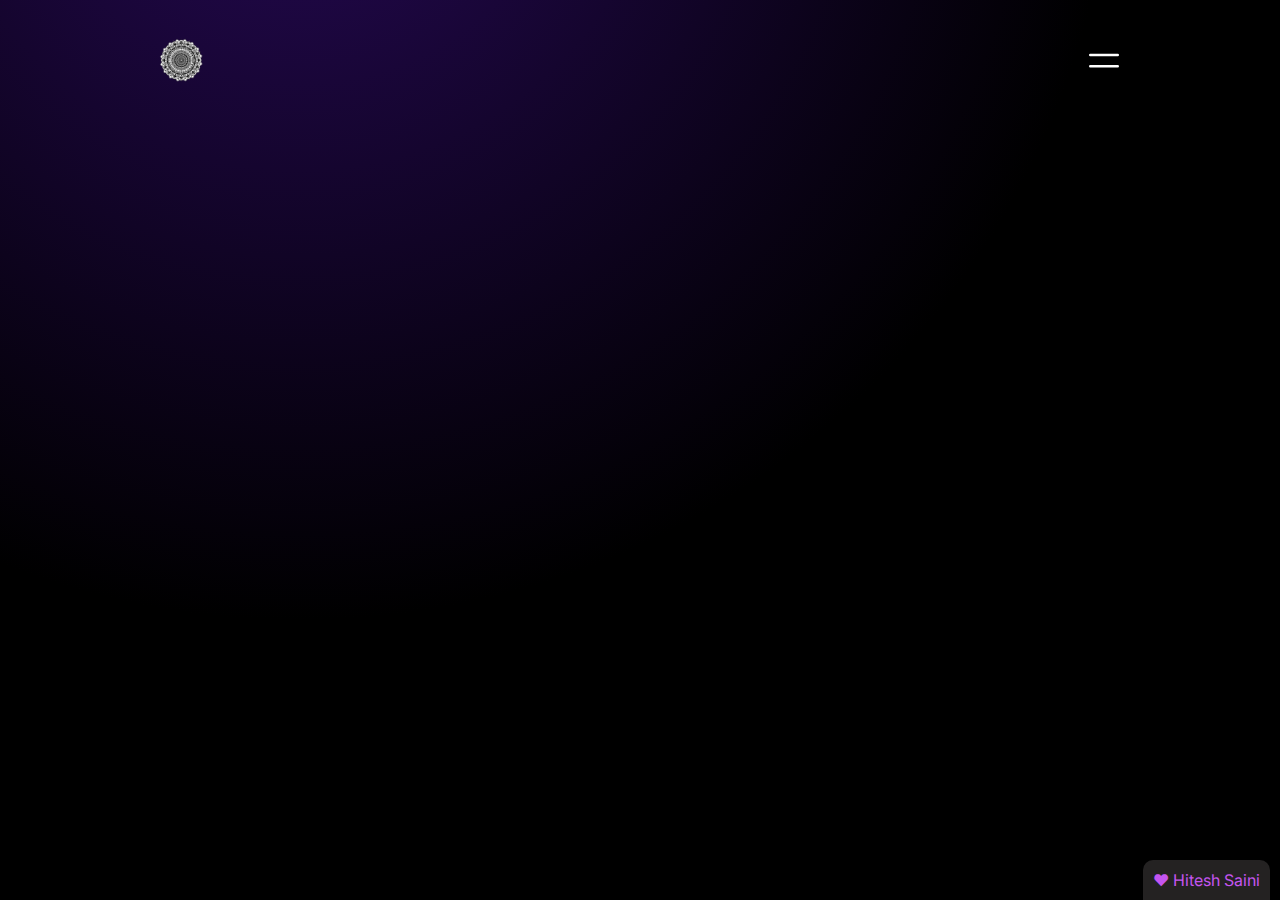
<file: index.html>
<!DOCTYPE html>
<html lang="en">
  <head>
    <meta charset="UTF-8" />
    <meta name="viewport" content="width=device-width, initial-scale=1.0" />
    <title>HiteshFolio</title>
    <link rel="stylesheet" href="style.css" />
    <!-- <link rel="stylesheet" href="all.css"> -->
    <link rel="shortcut icon" href="./images/logo.png" type="image/x-icon">
  </head>
  <body>
    <div class="hero-container" id="home">
      <div class="menu-container">
        <div class="close-icon">
          <svg
            xmlns="http://www.w3.org/2000/svg"
            fill="none"
            viewBox="0 0 24 24"
            stroke-width="1.5"
            stroke="currentColor"
            class="w-6 h-6"
          >
            <path
              stroke-linecap="round"
              stroke-linejoin="round"
              d="M6 18L18 6M6 6l12 12"
            />
          </svg>
        </div>
        <a href="./about.html" >About</a>
        <a href="./skills.html">Skills</a>
        <a href="./projects.html" >Projects</a>
        <a href="./contacts.html">Contacts</a>
      </div>
      <nav>
        <a href="./index.html"><img width="50px" src="./images/logo.png" alt=""></a>
        <div class="menu-icon">
          <svg
            xmlns="http://www.w3.org/2000/svg"
            fill="none"
            viewBox="0 0 24 24"
            stroke-width="1.5"
            stroke="currentColor"
            class="w-6 h-6"
          >
            <path
              stroke-linecap="round"
              stroke-linejoin="round"
              d="M3.75 9h16.5m-16.5 6.75h16.5"
            />
          </svg>
        </div>
      </nav>

      <div class="hero">
        <div class="content">
          <h2 >Coder</h2>
          <img src="images/img1.png" alt="" />
          <h2>Hitesh</h2>
          
        </div>
       
      </div>
    </div>
    <p style="position: fixed; bottom: 0; right: 10px; border-radius:10px 10px 0px 0px; color: #fff; padding: 10px; background: #242222; "><a href="https://linktr.ee/hitesh9694saini" target="_blank" style="text-decoration: none; color: #c455f0;">&hearts; Hitesh Saini</a></p>
    <script src="./main.js"></script>
  </body>
</html>
</file>
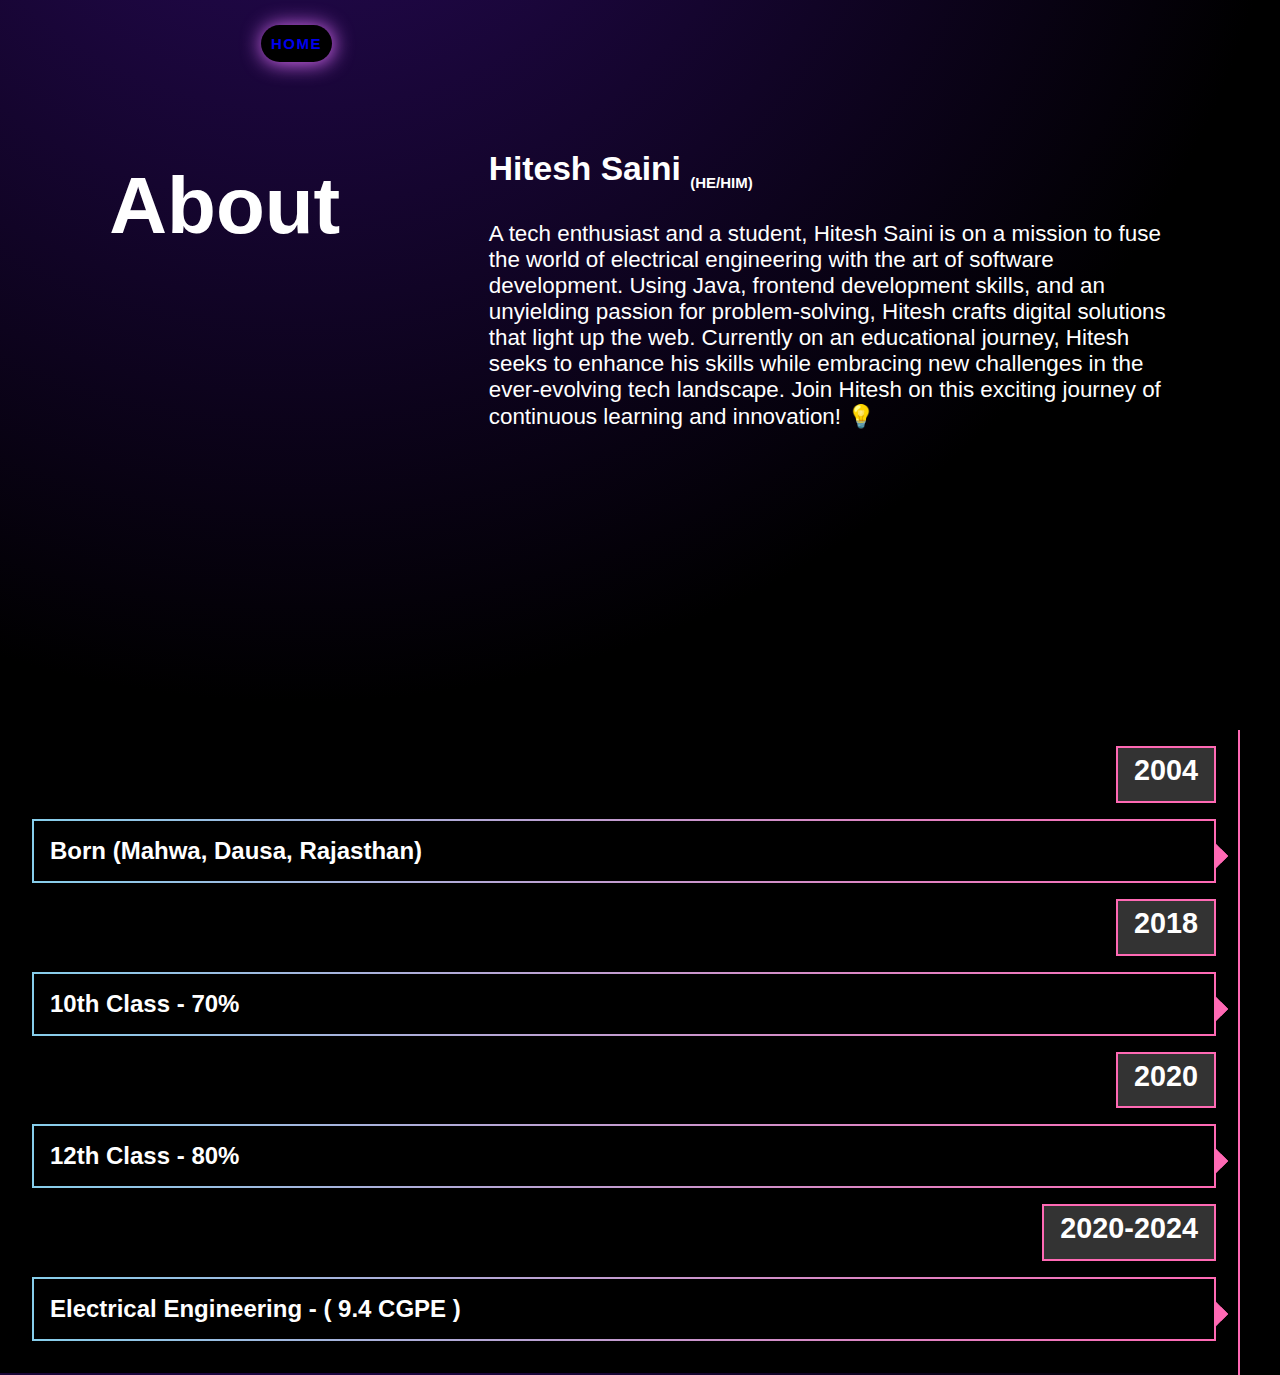
<file: about.html>
<!DOCTYPE html>
<html lang="en">

<head>
    <meta charset="UTF-8">
    <meta name="viewport" content="width=device-width, initial-scale=1.0">
    <title>About Me</title>
    <link rel="shortcut icon" href="./images/logo.png" type="image/x-icon">
    <!-- <link rel="stylesheet" href="style.css"> -->
    <link rel="stylesheet" href="timeline.css">
    <!-- <link rel="stylesheet" href="btn.css"> -->
    <link rel="stylesheet" href="all.css">
    <link rel="stylesheet" href="button.css">
    <link rel="stylesheet" href="https://cdnjs.cloudflare.com/ajax/libs/font-awesome/6.4.2/css/all.min.css"
        integrity="sha512-z3gLpd7yknf1YoNbCzqRKc4qyor8gaKU1qmn+CShxbuBusANI9QpRohGBreCFkKxLhei6S9CQXFEbbKuqLg0DA=="
        crossorigin="anonymous" referrerpolicy="no-referrer" />
</head>

<body>
    <div class="about-container">
        <div class="btn"
            style=" font-size: 15px; background: #000; padding: 10px; position: absolute; top: 20px; left: 20%; "><a
                href="./index.html">Home</a></div>

       <div class="about-me">
        <div class="left">
            About
          </div>
          <div class="right">
  
            <h2>
              Hitesh Saini <sub style="font-size: 15px;">(HE/HIM)</sub>
            </h2>
            <p>A tech enthusiast and a student, Hitesh Saini is on a mission to fuse the world of electrical engineering with the art of software development. 
            Using Java, frontend development skills, and an unyielding passion for problem-solving, Hitesh crafts digital solutions that light up the web. 
            Currently on an educational journey, Hitesh seeks to enhance his skills while embracing new challenges in the ever-evolving tech landscape. 
            Join Hitesh on this exciting journey of continuous learning and innovation! 💡</p>
  
             
          </div>

       </div>


    </div>
    <div class="timeline">

        <h2 class="timeline__item timeline__item--year">2004</h2>

        <div class="timeline__item">
            <h3 class="timeline__title">Born (Mahwa, Dausa, Rajasthan)</h3>
        </div>

        <h2 class="timeline__item timeline__item--year">2018</h2>

        <div class="timeline__item">
            <h3 class="timeline__title">10th Class - 70%</h3>
        </div>

        <h2 class="timeline__item timeline__item--year">2020</h2>

        <div class="timeline__item">
            <h3 class="timeline__title">12th Class - 80%</h3>
        </div>

        <h2 class="timeline__item timeline__item--year">2020-2024</h2>

        <div class="timeline__item">
            <h3 class="timeline__title">Electrical Engineering - ( 9.4 CGPE )</h3>
        </div>

        

    </div>
    

    <script src="main.js"></script>
</body>

</html>
</file>
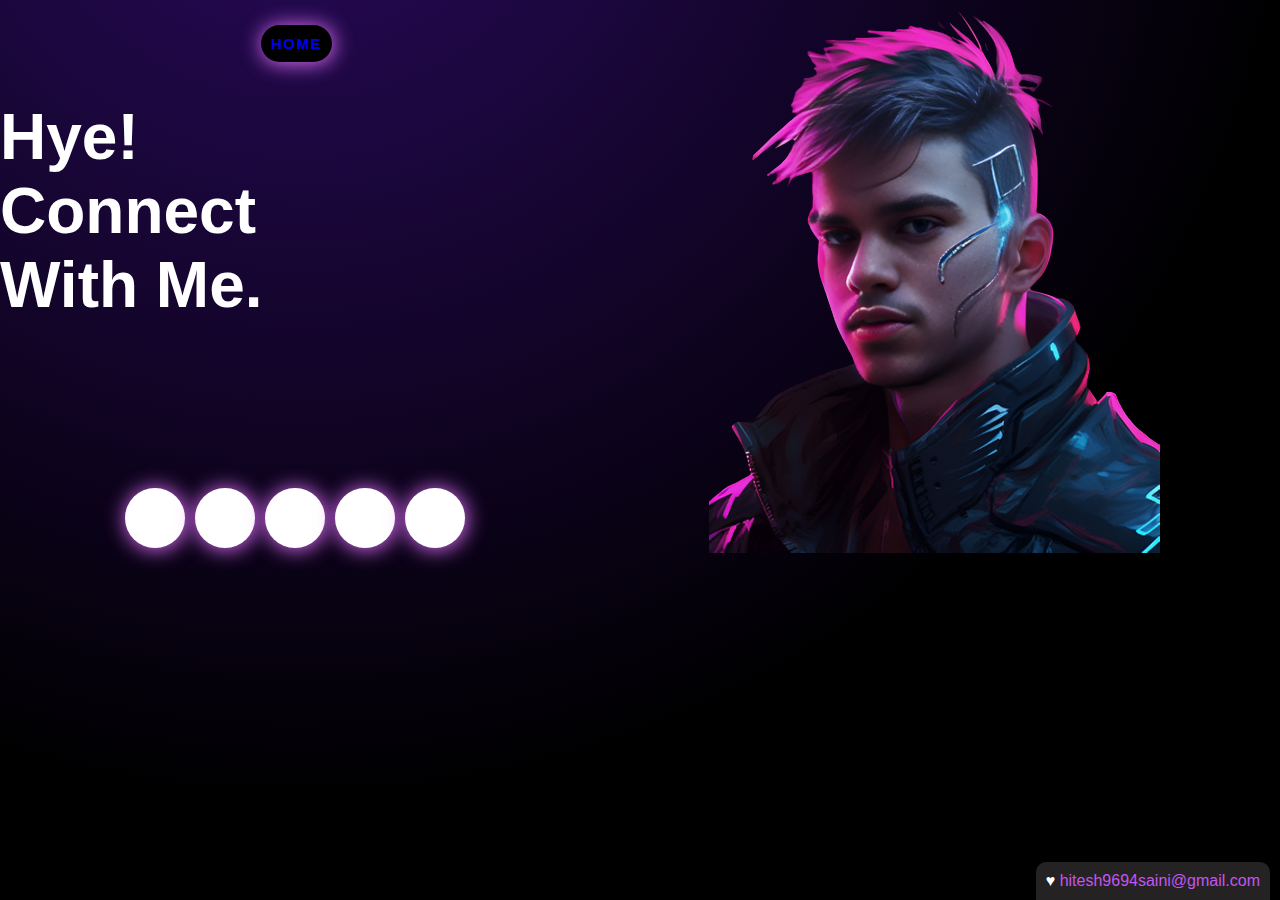
<file: contacts.html>
<!DOCTYPE html>
<html lang="en">

<head>
    <meta charset="UTF-8">
    <meta name="viewport" content="width=device-width, initial-scale=1.0">
    <title>Contacts</title>
    <link rel="shortcut icon" href="./images/logo.png" type="image/x-icon">
    <link rel="stylesheet" href="button.css">
    <link rel="stylesheet" href="all.css">
    <link rel="stylesheet" href="conect.css">
    <link rel="stylesheet" href="https://cdnjs.cloudflare.com/ajax/libs/font-awesome/6.4.2/css/all.min.css"
        integrity="sha512-z3gLpd7yknf1YoNbCzqRKc4qyor8gaKU1qmn+CShxbuBusANI9QpRohGBreCFkKxLhei6S9CQXFEbbKuqLg0DA=="
        crossorigin="anonymous" referrerpolicy="no-referrer" />
</head>

<body>
    <div class="contacts-cont">
        <div class="btn" style=" font-size: 15px; background: #000; padding: 10px; position: absolute; top: 20px; left: 20%; "><a href="./index.html">Home</a></div>
        <h1>Hye! Connect With Me.</h1>
        <div class="inner-cont">


            <div class="contact">
              

            <div style=" display: flex; align-items: end;">
                <div class="info">
                    <div class="btn" > <a href="https://github.com/hitesh09saini" target="_blank">
                        <i class="fa-brands fa-github " style="color: #000000;"></i>
                    </a></div>
                    <div class="btn"><a href="https://www.instagram.com/hiteshsaini__09/" target="_blank">
                        <i class="fa-brands fa-instagram " style="color: #000000;"></i>
                    </a></div>
                    <div class="btn"><a href="https://twitter.com/hiteshsaini__09" target="_blank">
                        <i class="fa-brands fa-x-twitter " style="color: #000000;"></i>
                    </a></div>
                    <div class="btn"><a href="https://www.linkedin.com/in/hitesh-saini09/" target="_blank">
                       <i class="fa-brands fa-linkedin " style="color: #000000;"></i>
                    </a></div>
                    <div class="btn"><a href="mailto: hitesh9694saini@gmail.com" target="_blank">
                        <i class="fa-regular fa-envelope " style="color: #000000;"></i>
                    </a></div>
    
                </div>
            </div>

            <img src="./images/img3.png" alt="">

    

            
            </div>
            


        </div>



    </div>
    <p style="position: fixed; bottom: 0; right: 10px; border-radius:10px 10px 0px 0px; color: #fff; padding: 10px; background: #242222;  user-select: all;"><span style="user-select: none;">&heartsuit;</span><a  target="_blank" style="text-decoration: none;  color: #c455f0;"> hitesh9694saini@gmail.com</a></p>

   <script src="main.js"></script>
</body>

</html>
</file>
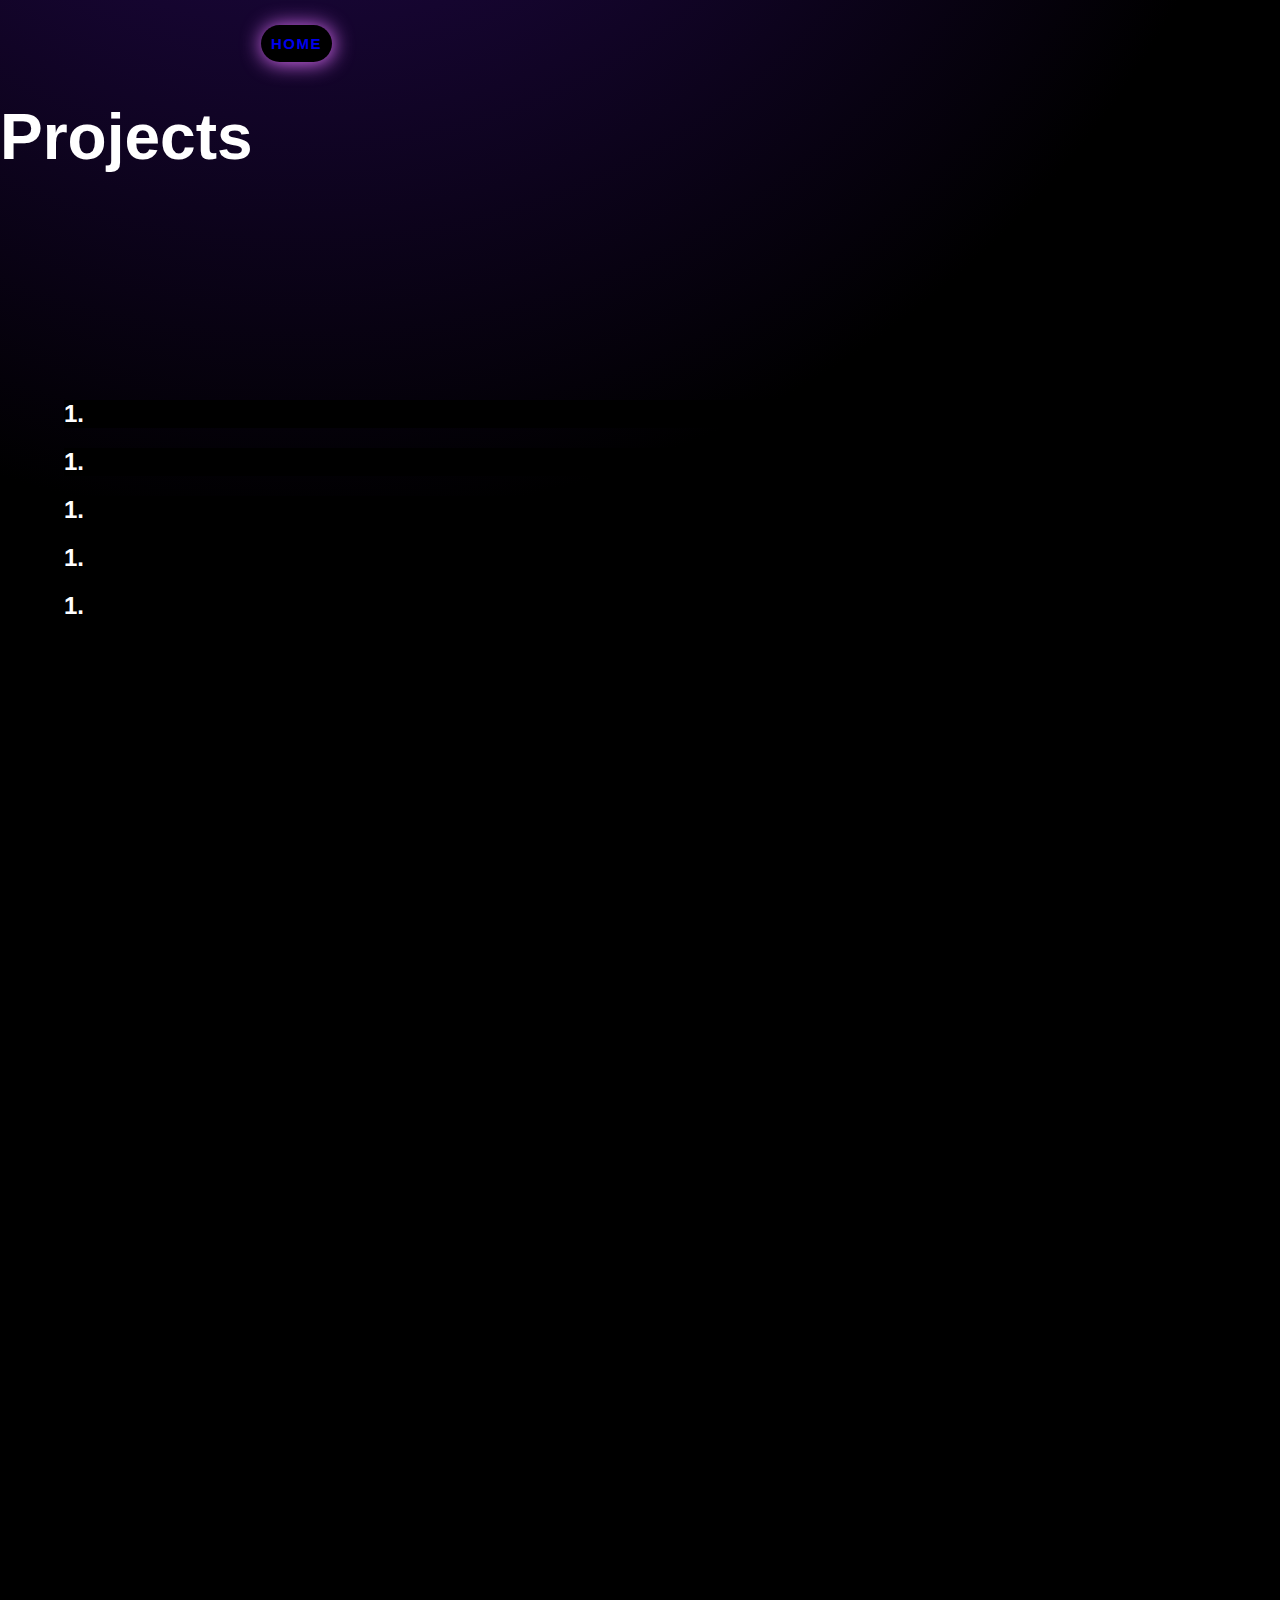
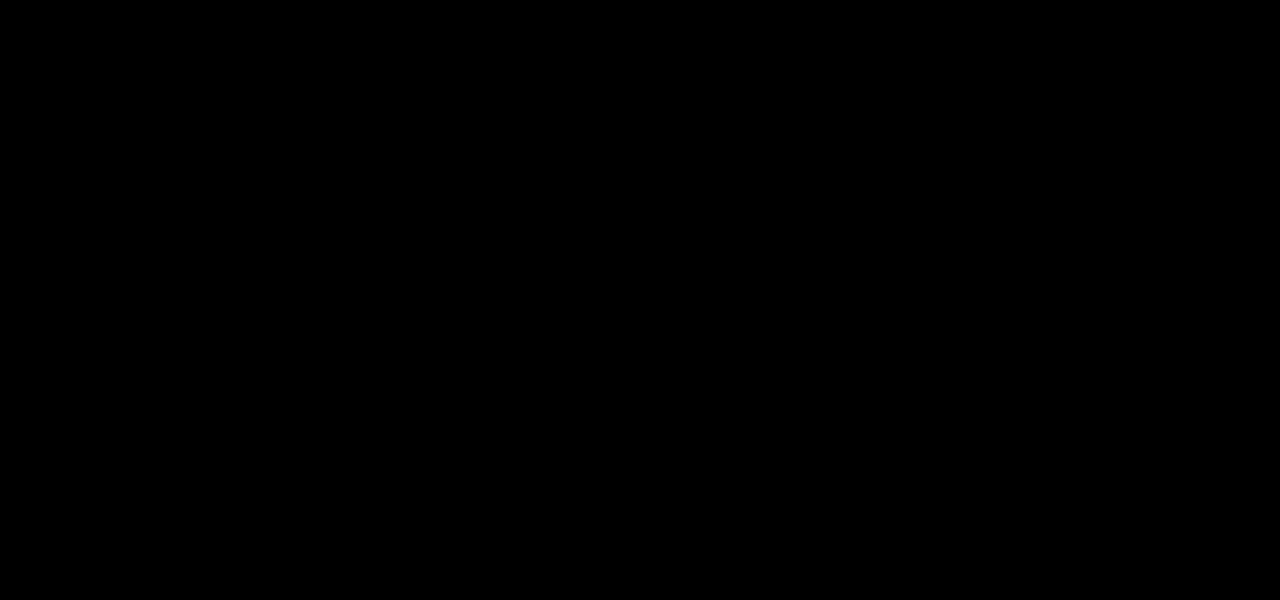
<file: projects.html>
<!DOCTYPE html>
<html lang="en">

<head>
    <meta charset="UTF-8">
    <meta name="viewport" content="width=device-width, initial-scale=1.0">
    <title>Projects</title>
    <link rel="shortcut icon" href="./images/logo.png" type="image/x-icon">
    <link rel="stylesheet" href="button.css">
    <link rel="stylesheet" href="all.css">
</head>

<body>
    <div class="btn"
        style=" font-size: 15px; background: #000; padding: 10px; position: absolute; top: 20px; left: 20%; "><a
            href="./index.html">Home</a></div>
    <div class="cont-projects">
        <h1>Projects</h1>


        <div class="num-projects">
            <div>
                <h2>1.</h2>
            </div>
            <div>
                <h2>1.</h2>
            </div>

            <div>
                <h2>1.</h2>
            </div>
            <div>
                <h2>1.</h2>
            </div>
            <div>
                <h2>1.</h2>
            </div>
        </div>



    </div>
    <script src="main.js"></script>
</body>

</html>
</file>
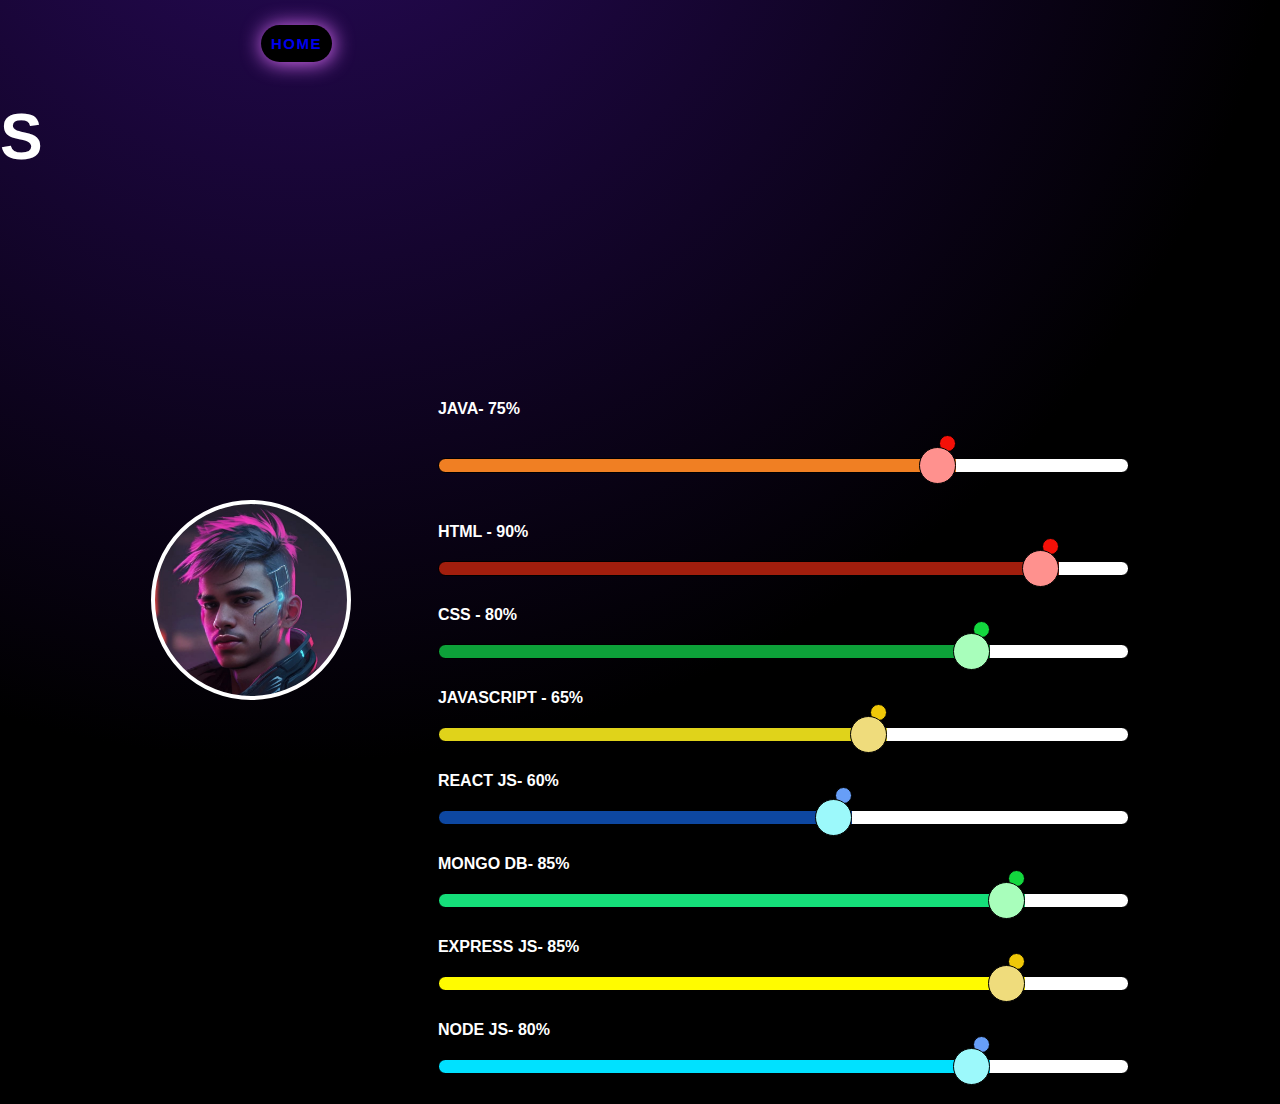
<file: skills.html>
<!DOCTYPE html>
<html lang="en">

<head>
    <meta charset="UTF-8">
    <meta name="viewport" content="width=device-width, initial-scale=1.0">
    <title>Skills</title>
  
    <link rel="stylesheet" href="progress.css">
    <link rel="stylesheet" href="button.css">
    <link rel="stylesheet" href="all.css">
    <link rel="shortcut icon" href="./images/logo.png" type="image/x-icon">
  
</head>

<body>
    <div class="skills-cont">
        <div class="btn"
            style=" font-size: 15px; background: #000; padding: 10px; position: absolute; top: 20px; left: 20%; "><a
                href="./index.html">Home</a></div>
                <h1 id="p"></h1>
        <div class="inner-skills">
            
            <div class="pic"></div>

            <div class="cont">

                        <h3 class="progress-title">JAVA- 75%</h3>
                            <div class="progress red" style="background: linear-gradient(90deg,#f07f23 75%,#fff 75%);">
                                <div class="progress-bar" style="width:75%;  background-color:#d87a21;">
                                </div>
                            </div>
                        <div class="col-md-offset-3 col-md-6">
                            <h3 class="progress-title">HTML - 90%</h3>
                            <div class="progress red" style="background: linear-gradient(90deg,#a11e0d 90%,#fff 90%);">
                                <div class="progress-bar" style="width: 90%;  background-color:#F51008;">
                                </div>
                            </div>

                            <h3 class="progress-title">CSS - 80%</h3>
                            <div class="progress green" style="background: linear-gradient(90deg,#0da139 80%,#fff 80%);">
                                <div class="progress-bar" style="width: 80%;  background-color:#138fd7;">
                                </div>
                            </div>

                            <h3 class="progress-title">JAVASCRIPT - 65%</h3>
                            <div class="progress yellow" style="background: linear-gradient(90deg,#e0d31a 65%,#fff 65%);">
                                <div class="progress-bar" style="width:65%; background-color:#F0C808;">
                                </div>
                            </div>

                            <h3 class="progress-title">REACT JS- 60%</h3>
                            <div class="progress blue" style="background: linear-gradient(90deg,#0D47A1 60%,#fff 60%);">
                                <div class="progress-bar" style="width:60%;  background-color:#0D47A1;">
                                </div>
                            </div>
                            <h3 class="progress-title">MONGO DB- 85%</h3>
                            <div class="progress green" style="background: linear-gradient(90deg,#15df7a 85%,#fff 85%);">
                                <div class="progress-bar" style="width: 85%; ">
                                </div>
                            </div>

                            <h3 class="progress-title">EXPRESS JS- 85%</h3>
                            <div class="progress yellow" style="background: linear-gradient(90deg,#fffb00 85%,#fff 85%);">
                                <div class="progress-bar" style="width:85%; ">
                                </div>
                            </div>

                            <h3 class="progress-title">NODE JS- 80%</h3>
                            <div class="progress blue" style="background: linear-gradient(90deg,#00e1ff 80%,#fff 80%);">
                                <div class="progress-bar" style="width:80%; ">
                                </div>
                            </div>

                            

                           
                        </div>
            
            </div>
         

            
        </div>
        
       
    </div>
   
    <script src="main.js"></script>
    <script>

        let i = 0;
        const str = "Skills.";
        function write() {

            document.getElementById('p').innerText += str.charAt(i);
            i++;

        }

        document.addEventListener('DOMContentLoaded', () => {
            //   document.getElementById('p').innerText = "hitesh"   
            setInterval(write, 400);
            setTimeout(show, 1000);
        });

        function show() {

        }


    </script>

</body>

</html>
</file>
<file: style.css>
@import url("https://fonts.googleapis.com/css2?family=Inter:wght@400;700&family=Montserrat:wght@900&display=swap");
*{
  margin: 0;
  padding: 0;
  box-sizing: border-box;
}
body {
  font-family: "Inter", sans-serif;
  margin: 0;
  background-image: radial-gradient(
    circle 815px at 23.4% -21.8%,
    rgb(38, 9, 85) 0.2%,
    rgba(0, 0, 0, 1) 100.2%
  );
  user-select: none;
}

nav .menu-icon {
  width: 40px;
  color: #ffffff;
  cursor: pointer;

}

.menu-container .close-icon {
  width: 40px;
}


.hero {
  height: 100vh;
  position: relative;
}

.hero img {
  bottom: 0;
  left: 50%;
  transform: translate(calc(-50% + 200px), 0);
  opacity: 0;
  animation: anim 500ms ease forwards;
  animation-delay: 600ms;
}

.hero img,
.hero h2 {
  position: absolute;

}

.menu-container {
  display: flex;
  position: fixed;
  justify-content: center;
  top: 0;
  right: 0;
  height: 100vh;
  background: #fff;
  flex-direction: column;
  width: 300px;
  gap: 30px;
  font-size: 28px;
  z-index: 300;
  padding: 60px;
  box-sizing: border-box;
  opacity: 0;
  transform: translateX(100%);
  box-shadow: -50px 0 60px -8px rgba(0, 0, 0, 0.4);
  text-transform: uppercase;
  transition: all 300ms ease-in-out;
}

.menu-container.active {
  transform: translateX(0);
  opacity: 1;
}

.menu-container .close-icon {
  position: absolute;
  top: 32px;
  right: 32px;
  padding: 8px;
  cursor: pointer;
}

.menu-container a {
  text-decoration: none;
  color: #1f1f1f;
}

.menu-container a:hover {
  text-decoration: underline;
  color: #829dff;
}

nav {
  position: fixed;
  max-width: 1000px;
  left: 0;
  right: 0;
  display: flex;
  align-items: center;
  justify-content: space-between;
  padding: 32px 16px;
  margin: 0 auto;
  z-index: 200;
}

nav a {
  font-size: 20px;
  color: #829dff;
  text-decoration: none;
  text-transform: uppercase;
  font-weight: bold;
}

.hero h2 {
  font-family: "Montserrat", sans-serif;
  font-weight: 900;
  text-transform: uppercase;
  color: #fff;
  margin: 0;
  
}

.hero h2:first-child {
  font-size: 300px;
  color: #e60f00;
  top: 90px;
  left: 50%;
  transform: translate(-50%, 120px);
  opacity: 0;
  animation: anim 1900ms ease forwards;
  text-shadow: 0px 0px 5px #ff0101;
}

.hero h2:last-child {
  font-size: 160px;
  bottom: 60px;
  left: 50%;
  color: #0588af;
  transform: translate(calc(-50% + 100px), 0);
  opacity: 0;
  rotate: -3deg;
  text-shadow: 1px 22px 12px rgba(0, 0, 0, 0.4);
  animation: anim  1000ms ease forwards;
  animation-delay: 500ms;
  text-shadow: 0px 0px 5px hsl(180, 100%, 50%);
  
}


@media (max-width: 1147px) {
  .hero h2:first-child {
    font-size: 250px;
    
  }

 
  .hero h2:last-child {
    font-size: 140px;
    bottom: 80px;
  }

}

@media (max-width: 985px) {
  .hero h2:first-child {
    font-size: 200px;
    bottom: 120px;
  }

  .hero h2:last-child {
    font-size: 120px;
    bottom: 80px;
  }
  .hero img{
    height: 70vh;
  }
}

@media (max-width: 780px) {
  .hero h2:first-child {
    font-size: 150px;
    /* bottom: 70px; */
  }

  .hero h2:last-child {
    font-size: 110px;
    bottom: 80px;
  }

  .hero img {
    height: 70vh;
  }
}

@media (max-width: 583px) {
  .hero h2:first-child {
    font-size: 80px; 
    
  }

  .hero h2:last-child {
    font-size: 70px; 
    bottom: 40px;
  }

  .hero img {
    height: 50vh;
  }
}

@media (max-width: 313px) {
  .hero h2:first-child {
    font-size: 60px; 
    
  }

  .hero h2:last-child {
    font-size: 40px; 
    bottom: 40px;
  }
}

/* animation */


@keyframes anim {
  to {
      transform: translate(-50%);
      opacity: 1;
  }
}
</file>
<file: all.css>
* {
    margin: 0;
    padding: 0;
    box-sizing: border-box;
}

body {
    font-family: "Inter", sans-serif;
    color: #fff;
    background-image: radial-gradient(circle 1000px at 23.4% -21.8%,
            rgb(38, 9, 85) 10%,
            rgba(0, 0, 0, 1) 100.2%);
}


::-webkit-scrollbar {
    display: none;
}

::selection {
    color: #000;
    background-color: #9cd713;
}

a {
    text-decoration: none;
}

h1 {
    color: #ffffff;
    font-weight: 900;
    font-size: 4rem;
    width: 30%;
    position: absolute;
    left: 0%;
    top: 100px;
    animation: anim 2000ms ease forwards;
    animation-delay: 500ms;

}

/* projects */
.cont-projects {
    margin-top: 400px;
    height: 200vh;
    width: 100%;
    display: flex;
    justify-content: center;
    /* background-color: #9cd713; */
}

.num-projects {
    width: 90%;
    display: flex;
    flex-direction: column;
    gap: 20px;
    /* background-color: #9cd713; */

}

.num-projects div {
    background: #000;
}

.num-projects div:hover {
    transform: scaleY(2);
}

/* skills */

/* skills */
.skills-cont {
    margin-top: 400px;
    width: 100%;
    height: inherit;
    display: flex;
    justify-content: center;

}

.inner-skills {

    width: 90%;
    display: flex;
    justify-content: space-evenly;
}

.pic {
    width: 200px;
    height: 200px;
    border-radius: 50%;
    margin-top: 100px;
    border: 4px solid #fff;
    background: url('./images/img4.jpg');
    background-repeat: no-repeat;
    background-size: cover;
}


.cont {
    width: 60%;
    display: flex;
    flex-direction: column;
    justify-content: space-around;
    gap: 20px;

}

/* about */


.about-me {
    width: 100%;
    height: 80vh;
    margin-top: 100px;
    z-index: 50;
    position: relative;
    height: 70vh;
    display: flex;
    color: #fff;
    padding: 30px;
    justify-content: space-around;

}

.left {
    font-size: 5rem;
    font-weight: 900;
    padding: 30px;
}


.right {
    padding: 20px;
    margin-bottom: 100px;
    width: 60%;
    height: auto;
    font-size: 1.4rem;
}

.right h2 {
    margin-bottom: 30px;
}




/* mediaquary */



@media screen and (max-width:1095px) {



    .skills-cont {
        margin-top: 300px;

    }

    .inner-skills {
        flex-direction: column;
        gap: 40px;
    }

    .pic {
        margin: 20px;
    }

    .cont {
        width: 100%;
    }

    .about-me {
        display: block;
        height: auto;
    }

    .right {
        width: 100%;
    }



}



/* animation */

@keyframes anim1 {
    to {
        transform: translatex(0);

        opacity: 1;
    }
}


@keyframes anim {
    to {
        transform: translate(40%);
        opacity: 1;
    }
}
</file>
<file: timeline.css>
/* Variables */
:root {
    --color: skyblue;
    --lineColor: hotpink;
    --fontColor: #bbb;
    --bgColor1: #222;
    --bgColor2: #444;
    --yearBgColor: #333;
    --breakpoint: 700px;
  }
 
 
  /* Timeline Styles */
  .timeline {
    position: relative;
    padding: 1rem;
    margin: 0 auto;
    max-width: 1300px;
  }
  
  .timeline:before {
    content: '';
    position: absolute;
    height: 100%;
    border: 1px solid var(--lineColor);
    right: 40px;
    top: 0;
  }
  
  .timeline:after {
    content: "";
    display: table;
    clear: both;
  }
  
  @media screen and (min-width: var(--breakpoint)) {
    .timeline {
      padding: 2rem;
    }
    .timeline:before {
      left: calc(50% - 1px);
      right: auto;
    }
  }
  
  /* Timeline Item Styles */
  .timeline__item {
    padding: 1rem;
    border: 2px solid var(--lineColor);
    border-image: linear-gradient(to right, var(--color) 0%, var(--lineColor) 100%);
    border-image-slice: 1;
    position: relative;
    margin: 1rem 3rem 1rem 1rem;
    clear: both;
  }
  
  .timeline__item:after,
  .timeline__item:before {
    content: '';
    position: absolute;
  }
  
  .timeline__item:before {
    right: -10px;
    top: calc(50% - 5px);
    border-style: solid;
    border-color: var(--lineColor) var(--lineColor) transparent transparent;
    border-width: 10px;
    transform: rotate(45deg);
  }
  
  @media screen and (min-width: var(--breakpoint)) {
    .timeline__item {
      width: 44%;
      margin: 1rem;
    }
    .timeline__item:nth-of-type(2n) {
      float: right;
      margin: 1rem;
      border-image: linear-gradient(to right, var(--lineColor) 0%, var(--color) 100%);
      border-image-slice: 1;
    }
    .timeline__item:nth-of-type(2n):before {
      right: auto;
      left: -10px;
      border-color: transparent transparent var(--lineColor) var(--lineColor);
    }
  }
  
  /* Year Styles */
  .timeline__item--year {
    text-align: center;
    /* max-width: 150px; */
    width: fit-content;
    margin: 0 48px 0 auto;
    font-size: 1.8rem;
    background-color: var(--yearBgColor);
    line-height: 1;
    border-image: none;
    padding: .5rem 1rem 1rem;
  }
  
  .timeline__item--year:before {
    display: none;
  }
  
  @media screen and (min-width: var(--breakpoint)) {
    .timeline__item--year {
      text-align: center;
      margin: 0 auto;
    }
    .timeline__item--year:nth-of-type(2n) {
      float: none;
      margin: 0 auto;
      border-image: none;
    }
    .timeline__item--year:nth-of-type(2n):before {
      display: none;
    }
  }
  
  /* Additional Styles */
  .timeline__title {
    margin: 0;
    font-family: 'Raleway', sans-serif;
    font-size: 1.5em;
  }
  
  .timeline__blurb {
    line-height: 1.5;
    font-size: 1rem;
    margin: .5rem 0 0;
  }
</file>
<file: button.css>
.btn {
    position: relative;
    display: flex;
    justify-content: center;
    align-items: center;
    padding: 30px;
    border-radius: 50px;
    background: #fff;
    box-shadow: 1px 1px 20px 1px #d86bf3;
    font-size: 1.5rem;
    text-decoration: none;
    text-transform: uppercase;
    font-weight: 600;
    letter-spacing: 0.1em;
    cursor: pointer;
    transition: transform 0.1s;
    overflow: hidden;
    width: fit-content;
    margin: 5px;
}

.btn span {
    position: relative;
    pointer-events: none;
    color: #000;
    transition: 0.5s;
}

.btn:hover::before {
    width: 300px;
    height: 300px;
}

.btn:hover span {
    color: #000;
}

.btn::before {
    content: '';
    position: absolute;
    left: var(--x);
    top: var(--y);
    transform: translate(-50%, -50%);
    background: #871bcf;
    z-index: -1;
    width: 0;
    height: 0;
    border-radius: 50px;
    transition: 0.8s, left 0s, top 0s;
}
</file>
<file: conect.css>
body{
   
}

.inner-cont{
  width: 100%;
  height: 100vh;
  /* background-color: blue; */
  
 
}

h1{
  position: absolute;
}

.contact{

    display: flex;
    justify-content:space-around;
    width: 100%;
}

.info{
   display: flex;
  
}

@media screen and (max-width: 438px) {
  .contact{
  flex-direction: column;
  }
  h1{
    position:static;
    margin:20px;
    margin-top: 100px;
    width: 100%;
    animation: none;
    
  }
  .info{  
     flex-direction: column;
    width: 100%;

    align-items: center;
   
 }

}

@media screen and (max-width: 1020px) {
  .contact{
    flex-direction: column;
    
  }
  h1{
    position:static;
    margin:20px;
    margin-top: 100px;
    width: 100%;
    animation: none;
    
  }

}
</file>
<file: progress.css>
.progress-title{
    font-size: 16px;
    /* color:#011627; */
    color: #fff;
    margin:0px 0 20px;
    font-weight: 700;
}
.progress{
    background-color:#fff;
    height:15px;
    overflow: visible !important;
    position: relative;
    margin-bottom: 30px;
    position: relative;
    border-radius:20px !important;
    box-shadow: none;
border:1px solid black;
}
.progress .progress-bar{
    animation: animate-positive 2s;
    position: relative;
    box-shadow: none;
border-radius:20px !important;
}
.progress .progress-bar:after{
    content:"";
    position: absolute;
    top: -12px;
    right: 0px;
    background-color: #FF918E;
    height:35px;
    width: 35px;
    border-radius: 50%;
border:1px solid black;
}
.progress.green .progress-bar:after{
    background-color:#A8FEBB;
}.progress.blue .progress-bar:after{
    background-color: #9CF9FB;
}.progress.yellow .progress-bar:after{
    background-color:#EFDC7C;
}

.progress .progress-bar:before{
content:"";
    position: absolute;
    top: -24px;
    right: 0px;
    background-color:#F51008;
    height:15px;
    width: 15px;
    border-radius: 50%;
border:1px solid black;
}

.progress.green .progress-bar:before{
    background-color:#13D73E;
}.progress.blue .progress-bar:before{
    background-color:  #679EF7;
}.progress.yellow .progress-bar:before{
    background-color:#F0C808;
}
.progress .progress-value{
    position: absolute;
    padding: 3px 7px;
    top:-50px;
    right:-20px;
    font-size:14px;
    color:#ffffff;
    background-color: #000000;
    display: block;
}
.progress .progress-value:after{
    content: "";
    position: absolute;
    bottom:-6px;
    left: 35%;
    border-top: 7px solid #000000;
    border-left: 7px solid transparent;
    border-right: 7px solid transparent;
}
a {
    text-decoration: none;
}

@-webkit-keyframes animate-positive {
    0% { width: 0%; }
}

@keyframes animate-positive {
    0% { width: 0%; }
}
</file>
